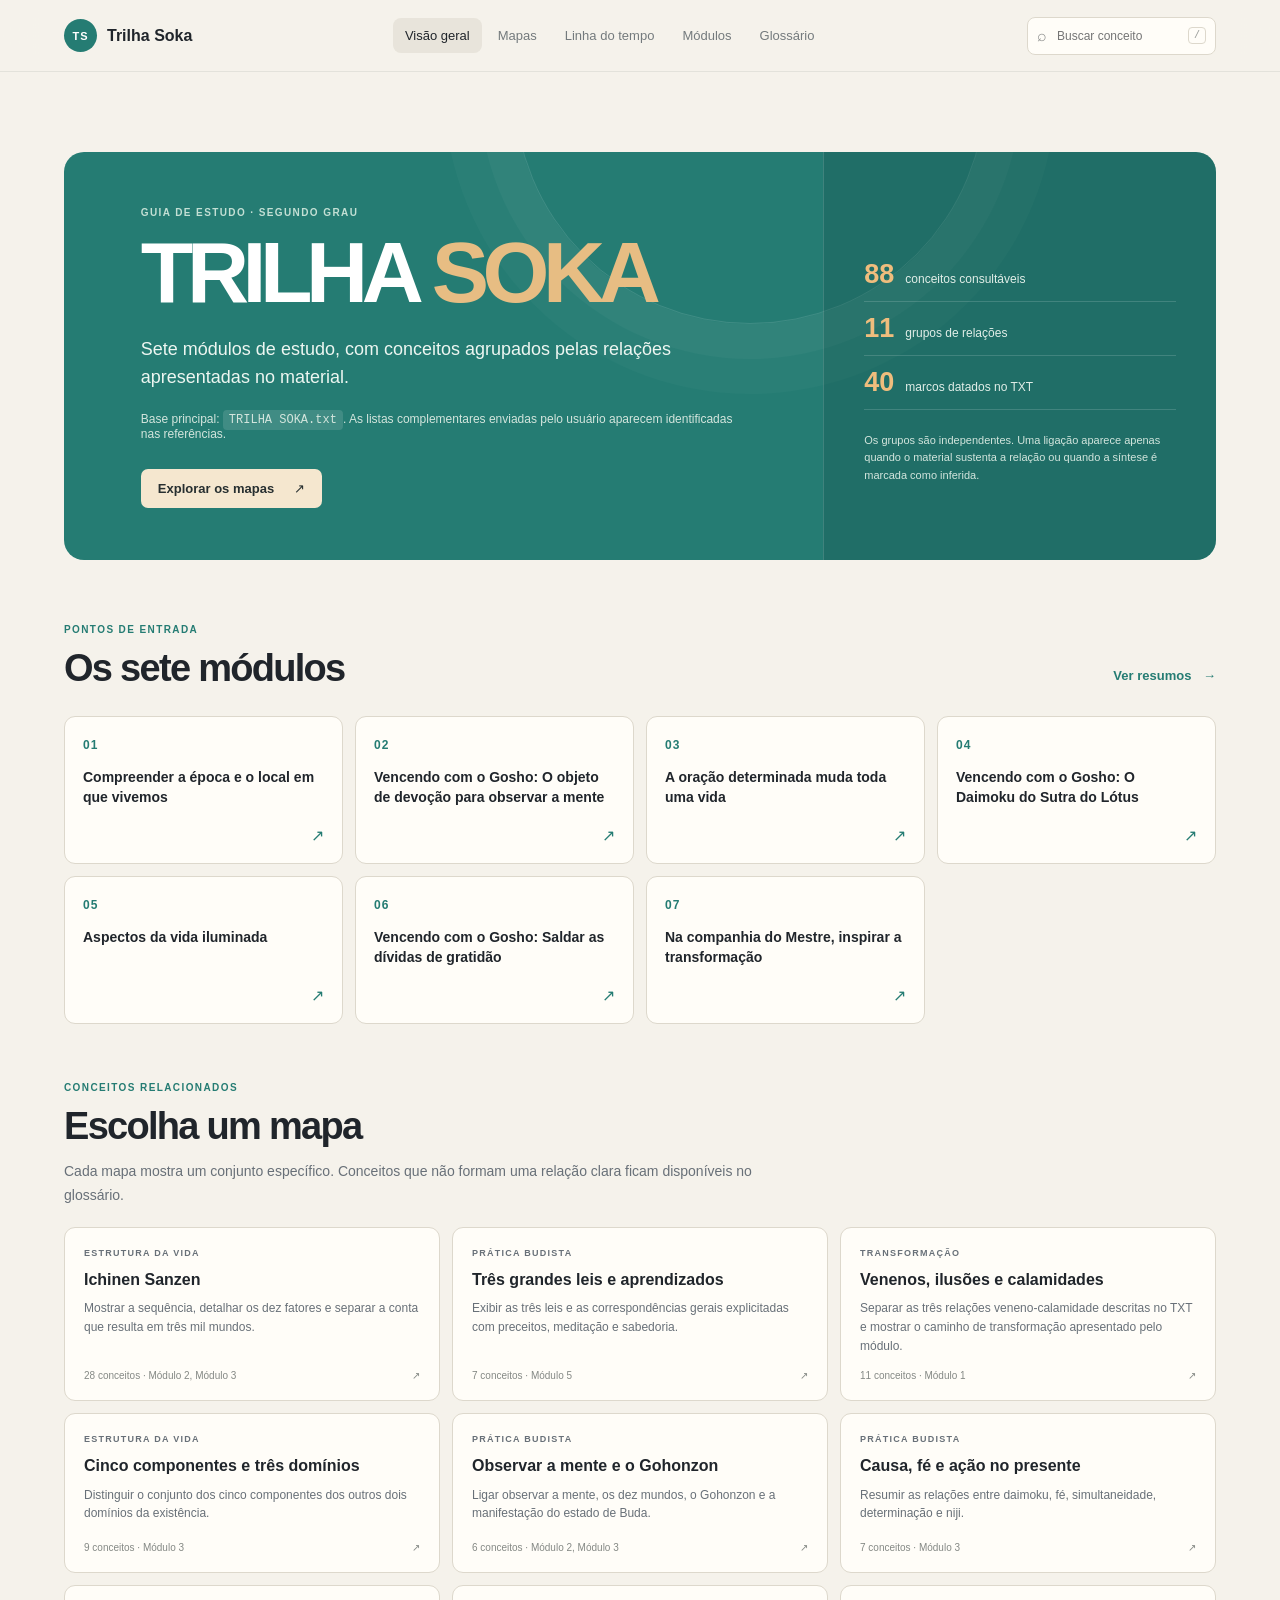
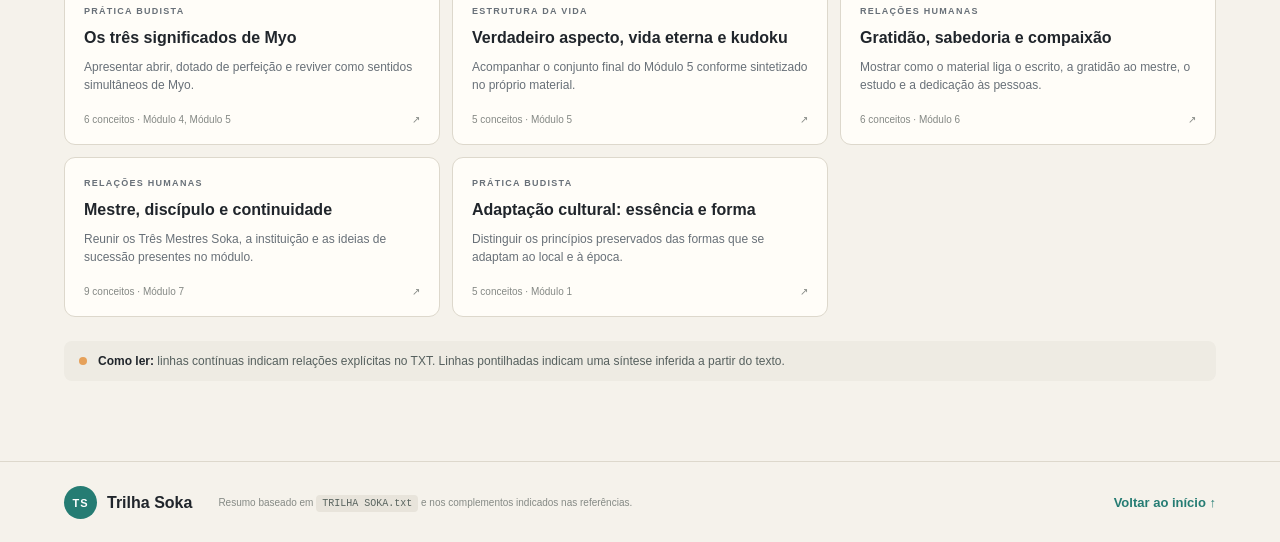
<file: index.html>
<!doctype html>
<html lang="pt-BR">
<head>
  <meta charset="utf-8">
  <meta name="viewport" content="width=device-width, initial-scale=1">
  <meta name="theme-color" content="#f5f2eb">
  <title>Trilha Soka | Guia de estudo</title>
  <link rel="stylesheet" href="styles.css">
</head>
<body>
  <header class="topbar">
    <a class="brand" href="#inicio" aria-label="Trilha Soka, início"><span class="brand-mark">TS</span><span>Trilha Soka</span></a>
    <nav class="primary-nav" aria-label="Navegação principal">
      <button data-section="inicio" class="nav-button active">Visão geral</button>
      <button data-section="mapas" class="nav-button">Mapas</button>
      <button data-section="historia" class="nav-button">Linha do tempo</button>
      <button data-section="modulos" class="nav-button">Módulos</button>
      <button data-section="glossario" class="nav-button">Glossário</button>
    </nav>
    <label class="global-search"><span aria-hidden="true">⌕</span><input id="global-search" type="search" placeholder="Buscar conceito" aria-label="Buscar conceito no glossário"><kbd>/</kbd></label>
  </header>

  <main>
    <section id="inicio" class="page-section active-section">
      <div class="hero">
        <div class="hero-copy">
          <p class="eyebrow">Guia de estudo · Segundo Grau</p>
          <h1>TRILHA <em>SOKA</em></h1>
          <p class="hero-lede">Sete módulos de estudo, com conceitos agrupados pelas relações apresentadas no material.</p>
          <p class="source-note">Base principal: <code>TRILHA SOKA.txt</code>. As listas complementares enviadas pelo usuário aparecem identificadas nas referências.</p>
          <button class="button button-dark" data-go="mapas">Explorar os mapas <span aria-hidden="true">↗</span></button>
        </div>
        <div class="hero-aside">
          <div class="stat"><strong id="concept-count">—</strong><span>conceitos consultáveis</span></div>
          <div class="stat"><strong id="graph-count">—</strong><span>grupos de relações</span></div>
          <div class="stat"><strong id="event-count">—</strong><span>marcos datados no TXT</span></div>
          <p class="aside-foot">Os grupos são independentes. Uma ligação aparece apenas quando o material sustenta a relação ou quando a síntese é marcada como inferida.</p>
        </div>
      </div>

      <div class="section-heading">
        <div><p class="eyebrow">Pontos de entrada</p><h2>Os sete módulos</h2></div>
        <button class="text-button" data-go="modulos">Ver resumos <span aria-hidden="true">→</span></button>
      </div>
      <div id="overview-modules" class="module-grid"></div>

      <div class="section-heading map-index-heading">
        <div><p class="eyebrow">Conceitos relacionados</p><h2>Escolha um mapa</h2><p class="section-intro">Cada mapa mostra um conjunto específico. Conceitos que não formam uma relação clara ficam disponíveis no glossário.</p></div>
      </div>
      <div id="overview-graphs" class="graph-index"></div>
      <div class="notice"><span class="notice-dot"></span><p><strong>Como ler:</strong> linhas contínuas indicam relações explícitas no TXT. Linhas pontilhadas indicam uma síntese inferida a partir do texto.</p></div>
    </section>

    <section id="mapas" class="page-section">
      <div class="section-heading page-title"><div><p class="eyebrow">Exploração visual</p><h2>Mapas conceituais</h2><p class="section-intro">Selecione um grupo para ver os nós e as conexões rotuladas.</p></div></div>
      <div class="graph-controls">
        <label>Grupo <select id="graph-select"></select></label>
        <label>Módulo <select id="graph-module-filter"><option value="todos">Todos</option></select></label>
        <label class="graph-search">Localizar conceito <input id="graph-search" type="search" placeholder="Nome do conceito"></label>
      </div>
      <div class="graph-workspace">
        <aside class="graph-sidebar"><div id="graph-list" class="graph-list"></div><div class="legend"><span class="legend-item"><i class="legend-line"></i> explícita no TXT</span><span class="legend-item"><i class="legend-line inferred"></i> inferida</span><span class="legend-item"><i class="legend-line supplementary"></i> lista complementar</span></div></aside>
        <div class="graph-main">
          <div id="graph-summary" class="graph-summary"></div>
          <div id="graph-viewport" class="graph-viewport" tabindex="0" aria-label="Mapa conceitual interativo"></div>
          <div class="graph-hint-row"><p class="graph-hint">Selecione um nó ou uma conexão para ver os detalhes. Use “Enquadrar mapa” para ver tudo; Ctrl + roda amplia.</p><button id="graph-fit" class="text-button" type="button">Enquadrar mapa</button></div>
        </div>
        <aside id="detail-panel" class="detail-panel" aria-live="polite"><div class="detail-empty"><span class="detail-symbol">◉</span><p>Selecione um conceito ou uma conexão para consultar os detalhes.</p></div></aside>
      </div>
    </section>

    <section id="historia" class="page-section">
      <div class="section-heading page-title"><div><p class="eyebrow">Cronologia única</p><h2>Marcos históricos</h2><p class="section-intro">A ordem e a precisão das datas seguem o TXT. O documento não fornece datas biográficas para todos os personagens citados.</p></div></div>
      <div class="timeline-controls"><label>Personagem <select id="timeline-person"><option value="todos">Todos</option></select></label><label>Buscar acontecimento <input id="timeline-search" type="search" placeholder="Ex.: fundação, prisão, publicação"></label><span id="timeline-result-count" class="result-count"></span></div>
      <div id="timeline" class="timeline"></div>
    </section>

    <section id="modulos" class="page-section">
      <div class="section-heading page-title"><div><p class="eyebrow">Síntese para revisão</p><h2>Resumo dos módulos</h2><p class="section-intro">Cada resumo reúne o objetivo e os conceitos que o próprio texto associa ao módulo.</p></div></div>
      <div id="module-details" class="module-details"></div>
    </section>

    <section id="glossario" class="page-section">
      <div class="section-heading page-title"><div><p class="eyebrow">Consulta</p><h2>Glossário</h2><p class="section-intro">As definições abaixo vêm da mesma base usada nos mapas. Quando o TXT só lista um termo, isso fica indicado.</p></div></div>
      <div class="glossary-controls"><label>Buscar no glossário <input id="glossary-search" type="search" placeholder="Digite um conceito, termo ou categoria"></label><label>Categoria <select id="glossary-category"><option value="todas">Todas</option></select></label><span id="glossary-count" class="result-count"></span></div>
      <div id="glossary-list" class="glossary-list"></div>
    </section>
  </main>

  <footer class="footer"><a class="brand" href="#inicio"><span class="brand-mark">TS</span><span>Trilha Soka</span></a><p>Resumo baseado em <code>TRILHA SOKA.txt</code> e nos complementos indicados nas referências.</p><button class="text-button" data-go="inicio">Voltar ao início ↑</button></footer>
  <script src="app.js"></script>
</body>
</html>
</file>
<file: styles.css>
:root{--paper:#f5f2eb;--paper-2:#fffdf8;--ink:#20252b;--muted:#687078;--line:#ddd8cc;--teal:#257c73;--teal-soft:#dcebe6;--orange:#e6a15a;--blue:#5676a8;--plum:#966e9b;--shadow:0 14px 40px rgba(42,46,46,.07);font-family:'DM Sans',sans-serif;color:var(--ink);background:var(--paper);font-synthesis:none}*{box-sizing:border-box}body{margin:0;min-width:320px;background:var(--paper)}button,input,select{font:inherit}button{cursor:pointer}.topbar{height:72px;display:flex;align-items:center;gap:30px;padding:0 clamp(18px,5vw,76px);border-bottom:1px solid rgba(32,37,43,.08);background:rgba(245,242,235,.92);position:sticky;top:0;z-index:20;backdrop-filter:blur(16px)}.brand{display:flex;align-items:center;gap:10px;color:var(--ink);font-weight:700;text-decoration:none;white-space:nowrap}.brand-mark{display:grid;place-items:center;width:33px;height:33px;background:var(--teal);color:white;font:700 11px 'Manrope',sans-serif;letter-spacing:.08em;border-radius:50%}.primary-nav{display:flex;align-items:center;gap:4px;margin:auto}.nav-button{border:0;background:transparent;padding:10px 12px;color:#747a7d;font-size:13px;border-radius:8px;white-space:nowrap}.nav-button:hover,.nav-button.active{background:#e8e4db;color:var(--ink)}.global-search{height:38px;border:1px solid var(--line);background:var(--paper-2);border-radius:8px;display:flex;align-items:center;gap:8px;padding:0 9px;color:#8b8d8c}.global-search input{width:125px;border:0;outline:0;background:transparent;font-size:12px}.global-search kbd{font-size:10px;border:1px solid var(--line);border-radius:4px;padding:2px 5px;color:#969995}main{max-width:1440px;padding:0 clamp(18px,5vw,76px);margin:auto}.page-section{display:none;min-height:65vh;padding:48px 0 80px}.page-section.active-section{display:block}.hero{display:grid;grid-template-columns:1.45fr .75fr;min-height:390px;background:var(--teal);color:white;border-radius:20px;margin:32px 0 64px;overflow:hidden;position:relative}.hero:after{content:"";position:absolute;width:470px;height:470px;right:20%;top:-300px;border:1px solid rgba(255,255,255,.12);border-radius:50%;box-shadow:0 0 0 35px rgba(255,255,255,.03),0 0 0 70px rgba(255,255,255,.025)}.hero-copy{padding:55px 6vw 52px 6vw;position:relative;z-index:1}.eyebrow{text-transform:uppercase;letter-spacing:.14em;font-size:10px;font-weight:700;color:var(--teal);margin:0 0 12px}.hero .eyebrow{color:#c3dfd4}.hero h1{font:800 clamp(45px,7vw,86px)/.98 'Manrope',sans-serif;letter-spacing:-.075em;margin:12px 0 22px}.hero h1 em{font-style:normal;color:#e7bd83}.hero-lede{font:400 18px/1.55 'Manrope',sans-serif;max-width:560px;color:#edf6f1;margin:0 0 20px}.source-note{font-size:12px;color:#d3e5dd;margin:0 0 28px}.source-note code,.footer code{color:inherit;background:rgba(255,255,255,.12);padding:3px 6px;border-radius:4px}.button{border:0;border-radius:7px;padding:12px 17px;font-weight:600;font-size:13px}.button-dark{background:#f5e7cf;color:#272f30}.button-dark span{margin-left:16px}.hero-aside{align-self:stretch;background:rgba(19,69,64,.24);border-left:1px solid rgba(255,255,255,.14);padding:48px 40px 28px;display:flex;flex-direction:column;justify-content:center;position:relative;z-index:1}.stat{display:flex;align-items:baseline;gap:11px;border-bottom:1px solid rgba(255,255,255,.15);padding:11px 0}.stat strong{font:700 27px 'Manrope',sans-serif;color:#efbd7d}.stat span{font-size:12px;color:#e1eee8}.aside-foot{font-size:11px;line-height:1.6;color:#d2e5dd;margin:22px 0 0}.section-heading{display:flex;align-items:flex-end;justify-content:space-between;gap:20px;margin:0 0 25px}.section-heading h2{font:700 clamp(25px,3.6vw,38px)/1.15 'Manrope',sans-serif;letter-spacing:-.045em;margin:0}.section-intro{color:var(--muted);font-size:14px;line-height:1.65;max-width:700px;margin:12px 0 0}.page-title{margin:8px 0 30px}.text-button{border:0;background:transparent;color:var(--teal);font-weight:600;font-size:13px;padding:8px 0}.text-button span{margin-left:8px}.module-grid{display:grid;grid-template-columns:repeat(4,minmax(0,1fr));gap:12px}.module-card{background:var(--paper-2);border:1px solid var(--line);border-radius:11px;padding:18px;min-height:148px;display:flex;flex-direction:column;justify-content:space-between;transition:transform .2s,border-color .2s;cursor:pointer}.module-card:hover,.graph-card:hover{transform:translateY(-2px);border-color:#a6b9ad}.module-num{color:var(--teal);font:700 12px 'Manrope',sans-serif;letter-spacing:.1em}.module-card h3{font:600 14px/1.45 'Manrope',sans-serif;margin:14px 0 0}.module-arrow{align-self:flex-end;color:var(--teal);font-size:16px}.map-index-heading{margin:58px 0 20px}.graph-index{display:grid;grid-template-columns:repeat(3,minmax(0,1fr));gap:12px}.graph-card{background:var(--paper-2);border:1px solid var(--line);border-radius:11px;padding:19px;min-height:160px;display:flex;flex-direction:column;cursor:pointer;transition:transform .2s,border-color .2s}.graph-card .eyebrow{font-size:9px;margin-bottom:9px}.graph-card h3{font:600 16px/1.3 'Manrope',sans-serif;margin:0 0 9px}.graph-card p{font-size:12px;line-height:1.55;color:var(--muted);margin:0}.graph-card .card-foot{display:flex;justify-content:space-between;align-items:center;margin-top:auto;padding-top:15px;font-size:10px;color:#858985}.notice{display:flex;align-items:center;gap:11px;background:#eeebe3;padding:13px 15px;border-radius:8px;margin:24px 0 0;font-size:12px;color:#56605e}.notice p{margin:0}.notice strong{color:var(--ink)}.notice-dot{width:8px;height:8px;border-radius:50%;background:var(--orange);flex:none}.graph-controls,.timeline-controls,.glossary-controls{display:flex;gap:13px;align-items:flex-end;flex-wrap:wrap;margin:0 0 18px}.graph-controls label,.timeline-controls label,.glossary-controls label{display:flex;flex-direction:column;gap:6px;font-size:10px;text-transform:uppercase;letter-spacing:.08em;font-weight:700;color:#66706d}.graph-controls select,.timeline-controls select,.glossary-controls select,.graph-controls input,.timeline-controls input,.glossary-controls input{min-width:180px;border:1px solid var(--line);background:var(--paper-2);border-radius:7px;height:39px;padding:0 11px;color:var(--ink);font-size:12px;text-transform:none;letter-spacing:normal;outline-color:var(--teal)}.graph-controls .graph-search input{min-width:220px}.graph-workspace{display:grid;grid-template-columns:188px minmax(0,1fr) 260px;border:1px solid var(--line);border-radius:12px;background:var(--paper-2);min-height:590px;overflow:hidden}.graph-sidebar{border-right:1px solid var(--line);padding:15px 10px;display:flex;flex-direction:column}.graph-list{display:flex;flex-direction:column;gap:4px}.graph-list button{border:0;background:transparent;text-align:left;padding:10px 9px;border-radius:6px;color:#68716e;font-size:11px;line-height:1.4}.graph-list button:hover,.graph-list button.active{background:var(--teal-soft);color:#1f625a}.legend{margin-top:auto;padding:14px 7px 3px;display:grid;gap:9px;border-top:1px solid #eee9df}.legend-item{font-size:9px;color:#6f7773;display:flex;align-items:center;gap:7px}.legend-line{height:0;width:18px;border-top:2px solid var(--teal)}.legend-line.inferred{border-top-style:dashed;border-color:var(--orange)}.legend-node{width:12px;height:12px;border-radius:4px;background:#daeae5;border:1px solid #72a79a}.graph-main{min-width:0;display:flex;flex-direction:column}.graph-summary{padding:18px 20px 10px}.graph-summary h3{font:700 19px 'Manrope',sans-serif;margin:0}.graph-summary p{font-size:11px;color:var(--muted);margin:6px 0 0;line-height:1.5}.graph-viewport{height:490px;overflow:hidden;background:radial-gradient(#d6d5ce .7px,transparent .7px);background-size:18px 18px;touch-action:none;cursor:grab}.graph-viewport.dragging{cursor:grabbing}.graph-viewport svg{width:100%;height:100%;display:block;user-select:none}.graph-hint{font-size:10px;color:#888e89;padding:0 18px 14px;margin:0}.edge-path{stroke:#72a79a;stroke-width:2;fill:none;marker-end:url(#arrow);cursor:pointer}.edge-path.inferred{stroke:var(--orange);stroke-dasharray:6 5}.edge-label-bg{fill:#fffdf8;stroke:#dce4dd;stroke-width:.8}.edge-label{font:500 10px 'DM Sans',sans-serif;fill:#5f6964;text-anchor:middle;cursor:pointer}.edge-group:hover .edge-path{stroke:#1d6d61;stroke-width:3}.edge-group:hover .edge-label-bg{stroke:#5c9989}.node-card{cursor:pointer}.node-card rect{fill:#fffdf8;stroke:#76a99d;stroke-width:1.5;rx:10}.node-card text{font:600 12px 'DM Sans',sans-serif;fill:#243632;text-anchor:middle}.node-card .node-category{font:500 9px 'DM Sans',sans-serif;fill:#7c8781}.node-card:hover rect,.node-card.selected rect{fill:#dcebe6;stroke:#257c73;stroke-width:2.5}.detail-panel{border-left:1px solid var(--line);padding:18px;position:relative}.detail-empty{position:sticky;top:100px;color:#90958f;text-align:center;font-size:12px;line-height:1.6;padding:36px 10px}.detail-symbol{width:38px;height:38px;border:1px solid #d6ded7;color:var(--teal);border-radius:50%;display:grid;place-items:center;margin:0 auto 15px;font-size:17px}.detail-panel h3{font:700 17px/1.35 'Manrope',sans-serif;margin:0 0 10px}.detail-panel .detail-type{font-size:9px;text-transform:uppercase;letter-spacing:.1em;color:var(--teal);font-weight:700;margin:0 0 12px}.detail-panel p{font-size:11px;color:#58615e;line-height:1.6;margin:8px 0}.detail-panel .detail-label{font-size:9px;text-transform:uppercase;letter-spacing:.08em;color:#93988f;margin:17px 0 4px;font-weight:700}.detail-chip{display:inline-flex;border:1px solid #d9e3dc;background:#f3f7f3;color:#45645c;border-radius:20px;padding:4px 8px;font-size:9px;margin:3px 3px 0 0;cursor:pointer}.detail-quote{border-left:2px solid var(--orange);padding:3px 0 3px 10px!important;color:#6b5c4c!important;font-family:'Manrope',sans-serif;font-size:11px!important}.timeline-controls{margin-bottom:30px}.result-count{font-size:11px;color:#858b85;padding:0 4px 12px}.timeline{position:relative;max-width:1050px;margin:0 auto;padding:4px 0 20px}.timeline:before{content:"";position:absolute;left:50%;top:0;bottom:0;width:1px;background:#c7d2ca}.timeline-item{width:50%;position:relative;padding:0 45px 32px 0}.timeline-item:nth-child(even){margin-left:50%;padding:0 0 32px 45px}.timeline-item:before{content:"";position:absolute;right:-5px;top:23px;width:9px;height:9px;border-radius:50%;background:var(--teal);border:3px solid var(--paper);box-shadow:0 0 0 1px #75a69b;z-index:2}.timeline-item:nth-child(even):before{right:auto;left:-5px}.timeline-card{background:var(--paper-2);border:1px solid var(--line);border-radius:10px;padding:17px 19px;box-shadow:0 4px 14px rgba(20,30,25,.025)}.timeline-date{font:700 11px 'Manrope',sans-serif;color:var(--teal);letter-spacing:.04em}.timeline-card h3{font:600 15px/1.35 'Manrope',sans-serif;margin:8px 0}.timeline-person{font-size:9px;text-transform:uppercase;letter-spacing:.08em;color:#8b6c4b;background:#f6eadb;display:inline-block;padding:4px 7px;border-radius:20px}.timeline-card p{font-size:11px;color:#646d69;line-height:1.6;margin:12px 0 0}.timeline-card details{margin-top:10px}.timeline-card summary{font-size:10px;color:var(--teal);cursor:pointer}.timeline-card .timeline-more{font-size:10px;color:#7d8580}.module-details{display:grid;grid-template-columns:repeat(2,minmax(0,1fr));gap:13px}.module-detail{background:var(--paper-2);border:1px solid var(--line);border-radius:12px;padding:23px}.module-detail-head{display:flex;gap:13px;align-items:flex-start}.module-detail-num{width:34px;height:34px;border-radius:50%;background:var(--teal-soft);color:var(--teal);display:grid;place-items:center;font:700 12px 'Manrope',sans-serif;flex:none}.module-detail h3{font:650 16px/1.4 'Manrope',sans-serif;margin:0}.module-detail p{font-size:12px;line-height:1.7;color:#626b67;margin:14px 0}.module-detail .detail-label{font-size:9px;text-transform:uppercase;letter-spacing:.09em;color:#979b94;font-weight:700;margin:18px 0 5px}.module-detail .concept-chips{display:flex;flex-wrap:wrap;gap:4px}.glossary-controls{margin-bottom:19px}.glossary-list{display:grid;grid-template-columns:repeat(2,minmax(0,1fr));gap:9px}.glossary-card{background:var(--paper-2);border:1px solid var(--line);border-radius:9px;padding:15px 17px}.glossary-card[hidden]{display:none}.glossary-card h3{font:650 14px 'Manrope',sans-serif;margin:0 0 6px}.glossary-card .glossary-term{font-size:10px;color:var(--teal);margin:0 0 8px}.glossary-card p{font-size:11px;color:#626b67;line-height:1.6;margin:5px 0}.glossary-card .glossary-meta{font-size:9px;color:#92968e;margin-top:10px}.footer{border-top:1px solid var(--line);max-width:1440px;margin:0 auto;padding:24px clamp(18px,5vw,76px);display:flex;align-items:center;gap:18px}.footer p{font-size:10px;color:#858a85;margin:0 auto 0 8px}.footer code{background:#e8e4db;color:#59645f}.empty-state{padding:35px;text-align:center;color:#8b918c;font-size:13px;grid-column:1/-1}.no-events{padding:35px;text-align:center;color:#8b918c;font-size:13px}.mobile-menu{display:none}@media(max-width:1100px){.topbar{gap:12px;padding:0 18px}.nav-button{padding:9px 8px;font-size:11px}.graph-workspace{grid-template-columns:165px minmax(0,1fr)}.detail-panel{grid-column:1/-1;border:0;border-top:1px solid var(--line);min-height:150px}.detail-empty{position:static;padding:22px}.hero-copy{padding-left:5vw}.hero-aside{padding:32px 24px}}@media(max-width:760px){.topbar{height:auto;min-height:62px;flex-wrap:wrap;padding:11px 15px;gap:8px}.brand{font-size:13px}.primary-nav{order:3;width:100%;overflow:auto;justify-content:flex-start;margin:0;border-top:1px solid #e4dfd5;padding-top:6px}.nav-button{font-size:10px;padding:8px 10px}.global-search{margin-left:auto;height:34px}.global-search input{width:95px}.hero{grid-template-columns:1fr;margin:18px 0 44px}.hero-copy{padding:36px 26px 28px}.hero h1{font-size:52px}.hero-lede{font-size:15px}.hero-aside{border-left:0;border-top:1px solid rgba(255,255,255,.14);padding:18px 25px 22px}.stat{padding:6px 0}.stat strong{font-size:20px}.aside-foot{margin-top:12px}.module-grid{grid-template-columns:repeat(2,minmax(0,1fr));gap:8px}.module-card{padding:13px;min-height:130px}.module-card h3{font-size:12px}.graph-index{grid-template-columns:1fr 1fr;gap:8px}.graph-card{padding:14px;min-height:175px}.graph-card h3{font-size:13px}.graph-card p{font-size:10px}.graph-workspace{grid-template-columns:1fr;min-height:0}.graph-sidebar{border-right:0;border-bottom:1px solid var(--line);padding:8px;overflow:auto}.graph-list{flex-direction:row;width:max-content}.graph-list button{max-width:160px}.legend{display:flex;flex-wrap:wrap;margin-top:10px;padding-top:8px}.graph-viewport{height:390px;overflow:auto}.graph-viewport svg{min-width:780px}.detail-panel{grid-column:auto;min-height:130px}.graph-controls label{flex:1}.graph-controls select,.graph-controls input{min-width:130px!important;width:100%}.timeline-controls label,.glossary-controls label{flex:1;min-width:140px}.timeline:before{left:10px}.timeline-item,.timeline-item:nth-child(even){width:100%;margin-left:0;padding:0 0 20px 34px}.timeline-item:before,.timeline-item:nth-child(even):before{left:6px;right:auto;top:17px}.timeline-card{padding:14px}.timeline-card h3{font-size:13px}.module-details,.glossary-list{grid-template-columns:1fr}.module-detail{padding:17px}.section-heading h2{font-size:28px}.page-section{padding:32px 0 55px}.footer{flex-wrap:wrap}.footer p{order:3;width:100%;margin:0}.footer .text-button{margin-left:auto}}

.legend-category{width:12px;height:12px;border-radius:4px;border:1px solid}.legend-category.principle{background:#e5f0eb;border-color:#257c73}.legend-category.practice{background:#edf1f8;border-color:#5676a8}.legend-category.person{background:#f3eaf4;border-color:#966e9b}.node-card.principio rect{fill:#eaf3ef;stroke:#257c73}.node-card.pratica rect{fill:#eff2f8;stroke:#5676a8}.node-card.pessoa rect{fill:#f4edf5;stroke:#966e9b}.node-card.instituicao rect{fill:#f7f0e4;stroke:#bc8b48}

/* Mapas: rótulos legíveis, cores por categoria e legenda no contexto de cada grafo. */
.graph-viewport{overflow:auto;overscroll-behavior:contain;touch-action:pan-x pan-y}
.graph-viewport svg{width:auto;height:auto;min-width:0;max-width:none;display:block;flex:none}
.node-card rect{stroke-width:2.5}
.node-card .node-label{font:700 30px 'DM Sans',sans-serif;fill:#25323a;text-anchor:middle;dominant-baseline:middle}
.node-card.principio rect{fill:#dce8f3;stroke:#5d7893}
.node-card.filosofico rect{fill:#e7e1f0;stroke:#786991}
.node-card.pratica rect{fill:#dcebe5;stroke:#4d7d70}
.node-card.pessoa rect,.node-card.narrativa rect{fill:#f4e3d2;stroke:#a16c3f}
.node-card.instituicao rect,.node-card.local rect{fill:#efe1e8;stroke:#956a7e}
.node-card.evento rect{fill:#f2edcf;stroke:#90802b}
.node-card.metafora rect{fill:#e6e4dc;stroke:#746e60}
.node-card.conceito rect{fill:#e6eaf0;stroke:#687587}
.node-card:hover rect,.node-card.selected rect{stroke-width:5;filter:brightness(.97)}
.edge-path{stroke:#718b84;stroke-width:3}
.edge-path.inferred{stroke:#b47b47;stroke-width:3;stroke-dasharray:10 7}
.edge-label-bg{fill:#fffdf8;stroke:#b9c6bf;stroke-width:1.5}
.edge-label{font:600 21px 'DM Sans',sans-serif;fill:#414b49}
.graph-summary{padding-bottom:14px}
.category-legend{display:flex;align-items:center;flex-wrap:wrap;gap:8px 16px;margin-top:12px}
.category-legend-item{display:inline-flex;align-items:center;gap:7px;color:#454f4b;font-size:14px;font-weight:600;line-height:1.3}
.category-swatch{width:16px;height:16px;border:1.5px solid;border-radius:5px;flex:none}
.category-swatch.principio{background:#dce8f3;border-color:#5d7893}
.category-swatch.filosofico{background:#e7e1f0;border-color:#786991}
.category-swatch.pratica{background:#dcebe5;border-color:#4d7d70}
.category-swatch.pessoa,.category-swatch.narrativa{background:#f4e3d2;border-color:#a16c3f}
.category-swatch.instituicao,.category-swatch.local{background:#efe1e8;border-color:#956a7e}
.category-swatch.evento{background:#f2edcf;border-color:#90802b}
.category-swatch.metafora{background:#e6e4dc;border-color:#746e60}
.category-swatch.conceito{background:#e6eaf0;border-color:#687587}

/* Linha do tempo em serpentina; o tamanho tipográfico dos cartões foi preservado. */
.timeline{display:grid;grid-template-columns:repeat(4,minmax(0,1fr));gap:30px 22px;padding:22px 0 34px;isolation:isolate}
.timeline:before,.timeline-item:before{display:none}
.timeline-item,.timeline-item:nth-child(even){grid-column:var(--col);grid-row:var(--row);width:auto;margin:0;padding:0;position:relative;z-index:1}
.timeline-card{height:100%}
.timeline-path{position:absolute;inset:0;width:100%;height:100%;overflow:visible;pointer-events:none;z-index:0}
.timeline-path path{fill:none;stroke:#5e8c80;stroke-width:3;stroke-linecap:round;stroke-linejoin:round;opacity:.72;vector-effect:non-scaling-stroke}
@media(max-width:1100px){.timeline{grid-template-columns:repeat(3,minmax(0,1fr))}}
@media(max-width:760px){.timeline{grid-template-columns:repeat(2,minmax(0,1fr));gap:22px 14px;padding:15px 0 25px}.timeline-item,.timeline-item:nth-child(even){padding:0}}
@media(max-width:480px){.graph-viewport{height:440px}.timeline{grid-template-columns:1fr;gap:16px}.timeline-item,.timeline-item:nth-child(even){grid-column:1!important}.category-legend{gap:7px 12px}.category-legend-item{font-size:13px}}

/* Segunda revisão: nós menores e enquadramento do mapa inteiro sob demanda. */
.node-card rect{stroke-width:1.5}
.node-card .node-label{font:700 18px 'DM Sans',sans-serif}
.edge-path{stroke-width:1.8}
.edge-path.inferred{stroke-width:1.8;stroke-dasharray:7 5}
.edge-path.supplementary{stroke:#786991;stroke-width:1.8}
.edge-label-bg{stroke-width:1}
.edge-label{font:600 13px 'DM Sans',sans-serif}
.graph-hint-row{display:flex;align-items:center;justify-content:space-between;gap:12px;padding:0 16px 10px}
.graph-hint-row .graph-hint{padding:0;margin:0}
#graph-fit{flex:none;padding:7px 10px;background:#e7eee9;border-radius:7px;font-size:12px}
.legend-line.supplementary{border-top-style:solid;border-color:#786991}
.equation-card rect{fill:#f1eee5;stroke:#817c6d;stroke-width:1.5}
.equation-title{font:700 17px 'Manrope',sans-serif;fill:#34413c;text-anchor:middle}
.equation-lines{font:600 15px 'DM Sans',sans-serif;fill:#4c5752;text-anchor:middle}
@media(max-width:480px){.graph-hint-row{align-items:flex-start}.graph-hint-row .graph-hint{line-height:1.45}.graph-hint-row #graph-fit{font-size:11px}}
</file>
